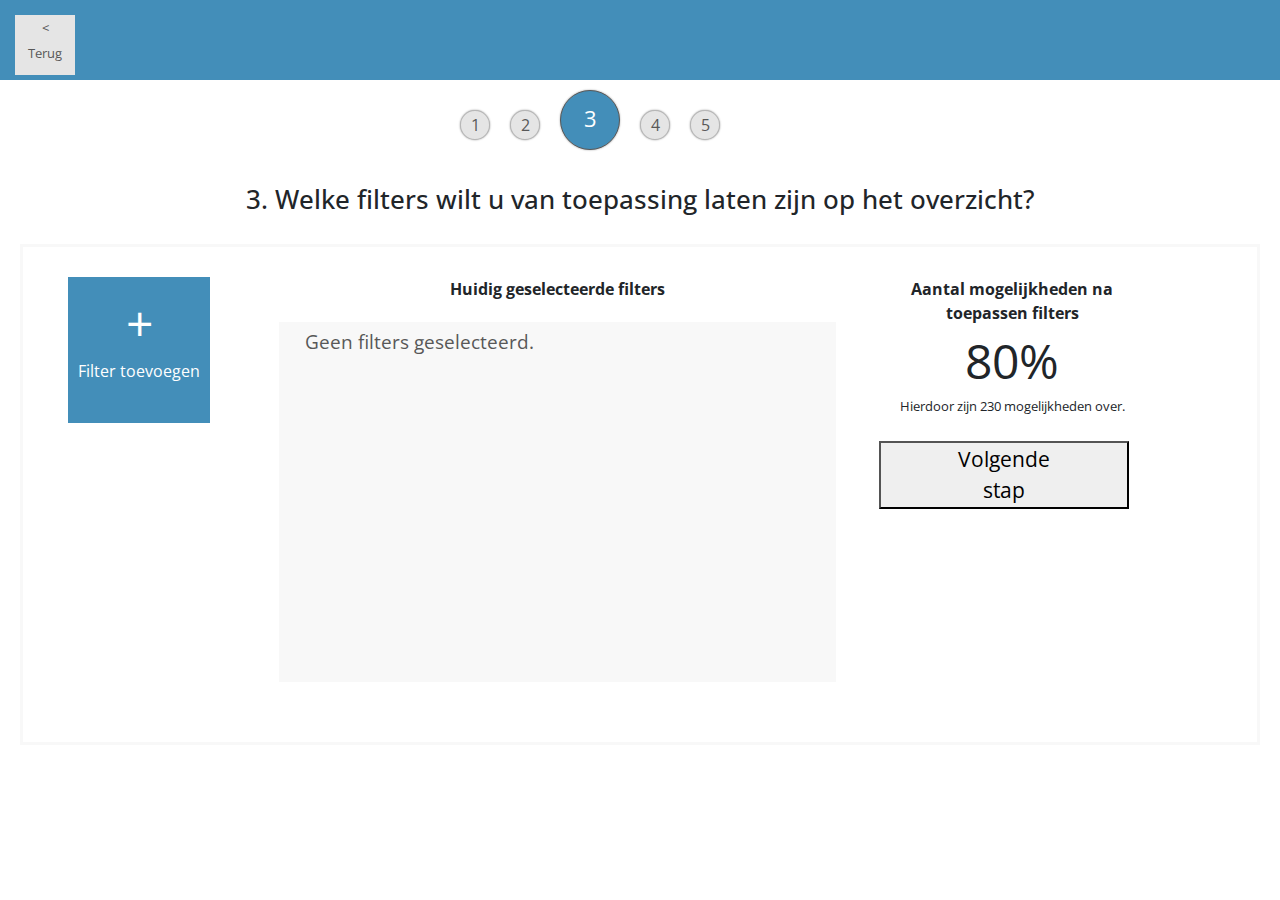
<file: index.html>
<!DOCTYPE html>
<html lang="en">
<head>
    <meta charset="UTF-8">
    <link rel="stylesheet" href="css/bootstrap.min.css" crossorigin="anonymous">
    <script src="https://cdnjs.cloudflare.com/ajax/libs/jquery/3.3.1/jquery.js"></script>
    <link href="https://fonts.googleapis.com/css?family=Open+Sans" rel="stylesheet">
    <link rel="stylesheet" href="style.css"/>

    <title>Menu test</title>
</head>
<body>
<nav>
    <div class="row">
        <div class="col-3">
            <a class="backBtn" href="/">
                <li class="">< <br/>Terug</li>
            </a>
        </div>
    </div>
</nav>
<div class="row">
    <div class="col-12">
        <div class="wizard">
            <li class="wizardOption">1</li>
            <li class="wizardOption">2</li>
            <li class="wizardOption active">3</li>
            <li class="wizardOption">4</li>
            <li class="wizardOption">5</li>
        </div>
    </div>
    <div class="col-12"><h1 class="title">3. Welke filters wilt u van toepassing laten zijn op het overzicht?</h1></div>
</div>

<div class="filterContainer row">
    <div class="filter-field col-2">
        <button id="filterBtn" class="addFilter"><span class="size3">+</span> <br/> Filter toevoegen</button>
    </div>
    <div class="filter-field middle col-6">
        <span class="filterTitle">Huidig geselecteerde filters</span>
        <div id="filterSelected" class="filterSelected">
            <div class="row filteroption-start">
                <div class="col-12">Geen filters geselecteerd.</div>
            </div>
        </div>
    </div>
    <div class="filter-field col-3">
        <div class="filterPossibilities">
            <span class="filterTitle">
                Aantal mogelijkheden na toepassen filters
            </span>
            <span id="percentage" class="percentage">80%</span>
            <span class="undertitlePossible">Hierdoor zijn 230 mogelijkheden over.</span>
        </div>
        <div class="row">
            <div class="col-12">
                <button class="nextbutton">Volgende<br/>stap</button>
            </div>
        </div>
    </div>
</div>




<div id="filterPopup" class="popup closed">
    <div class="stick-top">
        <div class="row">
            <div class="col-12">
                <h2>Filters selecteren</h2>
                <span id="escape" class="escape">X</span>
            </div>
        </div>
        <div class="row">
            <div class="col-8">
                <div class="menuChoice">
                    <h3>Alle opties of een selectie van opties?</h3>
                    <form class="checkboxSelect">
                        <div class="row col-8 offset-2">
                            <div class="col-6">
                                <input id="mostUsed" name="filtertype" type="radio" checked>
                                <label for="mostUsed">Veelgebruikte filters</label>
                            </div>
                            <div class="col-6">
                                <input id="all" name="filtertype" type="radio">
                                <label for="all">Alle filters</label>
                            </div>
                        </div>
                    </form>
                    <span class="undertitleSelection col-12">
                    De optie 'veelgebruikte filers' helpt u om minder vaak gebruikte opties weg te filteren zodat uw filterlijst overzichtelijker is. Staat uw gewenste filter er niet bij, selecteer dan alle filters.
                </span>
                </div>
            </div>
            <div class="col-4">
                <div class="col-12">
                    <span class="fat">Filter zoeken</span>
                    <input type="text" disabled /><span> &#128270;</span>
                    <span class="notice">Deze functionaliteit wordt nog niet ondersteund.</span>

                </div>
            </div>
        </div>
    </div>
    <div class="scrollpopup">
        <div class="row">
            <div class="col-12">
                <div id="filterList">

                </div>
            </div>
        </div>
    </div>
    <div class="static-foot-popup">
        <button id="applyFilter" class="applyfilter">Filters updaten</button>
    </div>
</div>
<script src="main.js"></script>
</body>
</html>
</file>
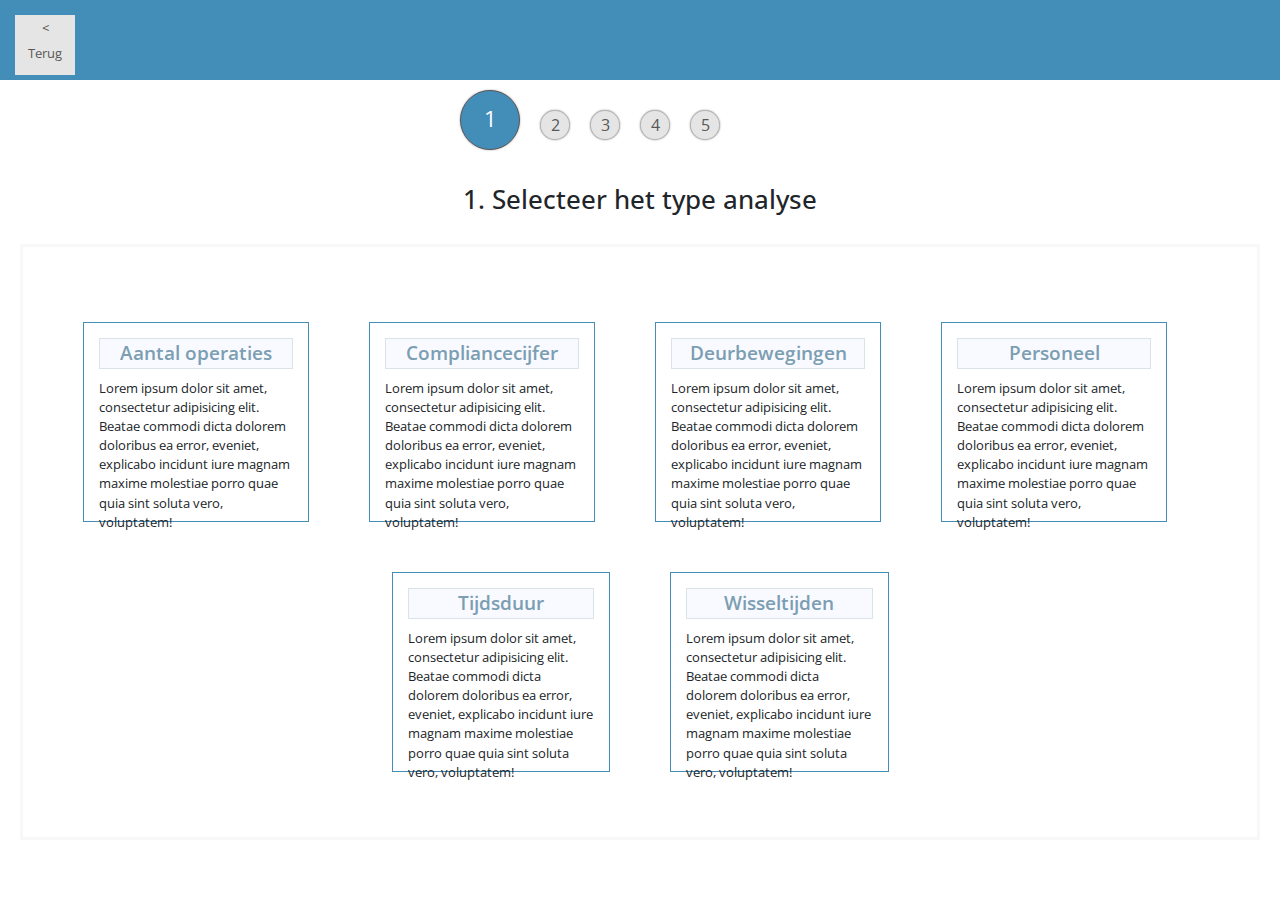
<file: step1.html>
<!DOCTYPE html>
<html lang="en">
<head>
    <meta charset="UTF-8">
    <link rel="stylesheet" href="css/bootstrap.min.css" crossorigin="anonymous">
    <script src="https://cdnjs.cloudflare.com/ajax/libs/jquery/3.3.1/jquery.js"></script>
    <link href="https://fonts.googleapis.com/css?family=Open+Sans" rel="stylesheet">
    <link rel="stylesheet" href="style.css"/>

    <title>Menu test</title>
</head>
<body>
<nav>
    <div class="row">
        <div class="col-3">
            <a class="backBtn" href="/">
                <li class="">< <br/>Terug</li>
            </a>
        </div>
    </div>
</nav>
<div class="row">
    <div class="col-12">
        <div class="wizard">
            <li class="wizardOption active">1</li>
            <li class="wizardOption">2</li>
            <li class="wizardOption">3</li>
            <li class="wizardOption">4</li>
            <li class="wizardOption">5</li>
        </div>
    </div>
    <div class="col-12"><h1 class="title">1. Selecteer het type analyse</h1></div>
</div>

<div class="filterContainer">
    <div class="row col-12">
        <div class="col-3 analyse-option">
            <div class="inner">
                <span class="blocktitle">Aantal operaties</span>
                <span class="descrip">Lorem ipsum dolor sit amet, consectetur adipisicing elit. Beatae commodi dicta
                    dolorem doloribus ea error, eveniet, explicabo incidunt iure magnam maxime molestiae porro quae
                    quia sint soluta vero, voluptatem!
                </span>
            </div>
        </div>
        <div class="col-3 analyse-option">
            <div class="inner">
                <span class="blocktitle">Compliancecijfer</span>
                <span class="descrip">Lorem ipsum dolor sit amet, consectetur adipisicing elit. Beatae commodi dicta
                    dolorem doloribus ea error, eveniet, explicabo incidunt iure magnam maxime molestiae porro quae
                    quia sint soluta vero, voluptatem!
                </span>
            </div>
        </div>
        <div class="col-3 analyse-option">
            <div class="inner">
                <span class="blocktitle">Deurbewegingen</span>
                <span class="descrip">Lorem ipsum dolor sit amet, consectetur adipisicing elit. Beatae commodi dicta
                    dolorem doloribus ea error, eveniet, explicabo incidunt iure magnam maxime molestiae porro quae
                    quia sint soluta vero, voluptatem!
                </span>
            </div>
        </div>
        <div class="col-3 analyse-option">
            <div class="inner">
                <span class="blocktitle">Personeel</span>
                <span class="descrip">Lorem ipsum dolor sit amet, consectetur adipisicing elit. Beatae commodi dicta
                    dolorem doloribus ea error, eveniet, explicabo incidunt iure magnam maxime molestiae porro quae
                    quia sint soluta vero, voluptatem!
                </span>
            </div>
        </div>
    </div>
    <div class="row col-6 offset-3">
        <div class="col-6 analyse-option">
            <div class="inner">
                <span class="blocktitle">Tijdsduur</span>
                <span class="descrip">Lorem ipsum dolor sit amet, consectetur adipisicing elit. Beatae commodi dicta
                    dolorem doloribus ea error, eveniet, explicabo incidunt iure magnam maxime molestiae porro quae
                    quia sint soluta vero, voluptatem!
                </span>
            </div>
        </div>
        <div class="col-6 analyse-option">
            <div class="inner">
                <span class="blocktitle">Wisseltijden</span>
                <span class="descrip">Lorem ipsum dolor sit amet, consectetur adipisicing elit. Beatae commodi dicta
                    dolorem doloribus ea error, eveniet, explicabo incidunt iure magnam maxime molestiae porro quae
                    quia sint soluta vero, voluptatem!
                </span>
            </div>
        </div>
    </div>
</div>


<div id="filterPopup" class="popup closed">
    <div class="stick-top">
        <div class="row">
            <div class="col-12">
                <h2>Filters selecteren</h2>
                <span id="escape" class="escape">X</span>
            </div>
        </div>
        <div class="row">
            <div class="col-8">
                <div class="menuChoice">
                    <h3>Alle opties of een selectie van opties?</h3>
                    <form class="checkboxSelect">
                        <div class="row col-8 offset-2">
                            <div class="col-6">
                                <input id="mostUsed" name="filtertype" type="radio" checked>
                                <label for="mostUsed">Veelgebruikte filters</label>
                            </div>
                            <div class="col-6">
                                <input id="all" name="filtertype" type="radio">
                                <label for="all">Alle filters</label>
                            </div>
                        </div>
                    </form>
                    <span class="undertitleSelection col-12">
                    De optie 'veelgebruikte filers' helpt u om minder vaak gebruikte opties weg te filteren zodat uw filterlijst overzichtelijker is. Staat uw gewenste filter er niet bij, selecteer dan alle filters.
                </span>
                </div>
            </div>
            <div class="col-4">
                <div class="col-12">
                    <span class="fat">Filter zoeken</span>
                    <input type="text" disabled/><span> &#128270;</span>
                    <span class="notice">Deze functionaliteit wordt nog niet ondersteund.</span>

                </div>
            </div>
        </div>
    </div>
    <div class="scrollpopup">
        <div class="row">
            <div class="col-12">
                <div id="filterList">

                </div>
            </div>
        </div>
    </div>
    <div class="static-foot-popup">
        <button id="applyFilter" class="applyfilter">Filters updaten</button>
    </div>
</div>
<script src="main.js"></script>
</body>
</html>
</file>
<file: style.css>
body{
    font-family: 'Open Sans', sans-serif;
}

.backBtn{
    color: #585858;
    background: #E5E5E5;
    list-style: none;
    text-align: center;
    display: block;
    width: 60px;
    font-size: 0.8em;
    height: 60px;
    margin: 15px;
    line-height: 25px;
    border: 1px solid #E5E5E5;
}
nav{
    height: 80px;
    background-color: #438EB9;
}
.wizard{
    display: block;
    width: 380px;
    margin: 0 auto;
}
.wizardOption{
    color: #585858;
    background: #E5E5E5;
    display: block;
    width: 30px;
    height: 30px;
    line-height: 28px;
    border-radius: 50%;
    box-shadow: 0px 0px 2px rgba(0,0,0,0.4);
    border: 1px solid rgba(0,0,0,0.2);
    text-align: center;
    margin: 30px 10px 10px;
    list-style: none;
    float: left;
}
.wizardOption.active{
    display: block;
    width: 60px;
    height: 60px;
    line-height: 55px;
    border-radius: 50%;
    border: 1px solid #585858;
    background: #438EB9;
    color: white;
    text-align: center;
    margin: 10px;
    list-style: none;
    font-size: 1.4em;
    float: left;
}
.title{
    padding: 0 15px;
}

.filterContainer{
    margin: 20px 20px;
    min-height: 50vh;
    border: 3px solid #F8F8F8;
    padding: 30px 30px 60px;
}
.addFilter{
    margin-top: 0;
    background-color: #438EB9;
    border: none;
    color: white;
    padding: 10px 10px 40px;
}
.filterSelected{
    padding: 5px;
    background: #F8F8F8;
    border: 1px solid #F8F8F8;
    width: 100%;
    overflow: hidden;
    overflow-y: scroll;
    height: 40vh;
}
.small{
    font-size: 0.8em;
}
.filter-field.middle{
    margin-left: 15px;
    margin-right: 15px;
}
.filterSelected li{
    list-style: none;
}
.remove{
    line-height: 1.5;
    padding-top: 3px;
    color: red;
    font-size: 0.8em;
}
.percentage{
    display: block;
    text-align: center;
    font-size: 3em;
}
.filteroption-start{
    background: none;
    font-size: 1.2em;
    color: #585858;
    margin-left: 5px;
}
.filteroption div:nth-child(odd){
    background-color: white;
}
.filteroption div{
    margin-left: 20px;
    width: 95%;
}
.filteroption div:nth-child(even){
    border-top: 1px solid #E5E5E5;
    border-bottom: 1px solid #E5E5E5;
    background: #F8F8F8;
}
.undertitlePossible{
    font-size: 0.8em;
    text-align: center;
    display: block;
}
.filterTitle{
    min-height: 45px;
    text-align: center;
    display: block;
    font-weight: bold;
}

.size3{
    font-size: 3em;
}
.nextbutton{
    float: right;
    margin-top: 25px;
    margin-right: 15px;
    font-size: 1.3em;
    width: 250px;
}



.popup{
    width: 90vw;
    height: 90vh;
    position: absolute;
    top: 5vh;
    left: 5vw;
    background-color: white;
    border: 2px solid #585858;

}
.scrollpopup{
    position: relative;
    padding: 10px 50px 60px;
    top: 25%;
    height: 75%;
    overflow-y: scroll;

}

.escape {
    cursor: pointer;
    position: absolute;
    font-size: 1.3em;
    right: 25px;
    top: 10px;
}
h2{
    display: block;
    text-align: center;
    margin-top: 5px;
}

.menuChoice{
    width: 80%;
    border: 2px solid #0c5460;
    padding: 5px;
    margin: 0 auto;
}
.notice{
    font-size: 12px;
    display: block;
    color: red;
    font-style:italic;
}
.filterList .title{
    font-weight: bold;
    display: block;
    margin-bottom: 8px;
}
h1{
    font-size: 1.6em;
    display: block;
    margin-top: 25px;
    text-align: center;
}
h3{
    font-size: 1.3em;
    display: block;
    text-align: center;
}
.undertitleSelection{
    font-size: 0.8em;
    display: block;
    padding: 0 20px 5px;
}
.analyse-option{
    height: 220px;
    margin: 15px auto;
    padding: 10px;
}
.inner{
    margin: 20px;
    border: 1px solid #438EB9;
    height: 100%;
    padding: 15px;
}
.blocktitle{
    text-align: center;
    display: block;
    font-weight: 600;
    background: #f8faff;
    border: 1px solid #dae2ea;
    color: #7c9eb2;
    font-size: 1.2em;
}
.descrip{
    font-size: 0.8em;
    margin-top: 10px;
    display: block;
}
.inner:hover{
    cursor: pointer;
    transform: scale(1.02);
}
.fat{
    font-weight: bold;
    font-size: 1.2em;
    display: block;
    margin-bottom: 5px;
}
.option-header{
    min-height: 38px;
    margin: 5px 0;
    padding: 8px 12px;
    background: #f8faff;
    border: 1px solid #dae2ea;
    color: #7c9eb2;
    user-select: none;
    max-width: 90.5%;
    text-decoration: none;
    font-size: 14px;
    font-weight: 400;
    line-height: 20px;
}
.option-header-advice{
    min-height: 25px;
    margin: 5px 0;
    padding: 2px 12px;
    background: #959ca0;
    border: 1px solid #dae2ea;
    color: white;
    user-select: none;
    max-width: 90.5%;
    text-decoration: none;
    font-size: 14px;
    font-weight: 400;
    line-height: 20px;
}
.option{
    border:1px solid #dae2ea;
    margin: 5px 5px 5px 30px;
    padding: 10px 15px 5px 25px;
    max-width: calc(90% - 25px);
    display: block;
    color: #7c9eb2;
    font-size: 14px;
    line-height: 20px;

}
.object-items{
    padding-left: 20px;
    margin-top: 10px;
    margin-left: 5px;
    border-left:1px solid #dae2ea;
}
.array-items{
    padding-left: 10px;
}
#filterList{
    margin-top: 30px;
    max-height: 100%;
    position: relative;
}
.selectall {
    font-size: 0.8em;
    font-weight: bold;
    cursor: pointer;
    margin-left: 30px;
    color: #707070;
    font-style: italic;
    user-select: none;
    text-decoration: underline;

}
.opener {
    font-size: 1.5em!important;
    cursor: pointer;
    line-height: 20px;
    color: #707070;
    padding-right: 5px;
    padding-top: 5px;
    font-weight: bold;
}
.opener-big {
    font-weight: bold;
    font-size: 2em!important;
    cursor: pointer;
    color: #707070;
}
.category-item{
    min-height: 38px;
    margin: 5px 0;
    padding: 8px 12px;
    background: #f8faff;
    border: 1px solid #dae2ea;
    color: #7c9eb2;
    text-decoration: none;
    font-weight: 700;
    user-select: none;
    line-height: 20px;
    font-size: 16px;
}
.closed{
    display: none;
}
.open{
    display:block;
}
.stick-top{
    position: absolute;
    top: 0;
    width: 100%;
}
.static-foot-popup{
    position: absolute;
    height: 50px;
    width: calc(100% - 30px);
    bottom: 0;
    background-color: white;
}
.applyfilter{
    position: absolute;
    cursor: pointer;
    right: 5px;
    bottom: 5px;
    background:#7c9eb2;
    border: none;
    color: white;
    padding: 5px 15px;
    font-size: 1.2em;
}
</file>
